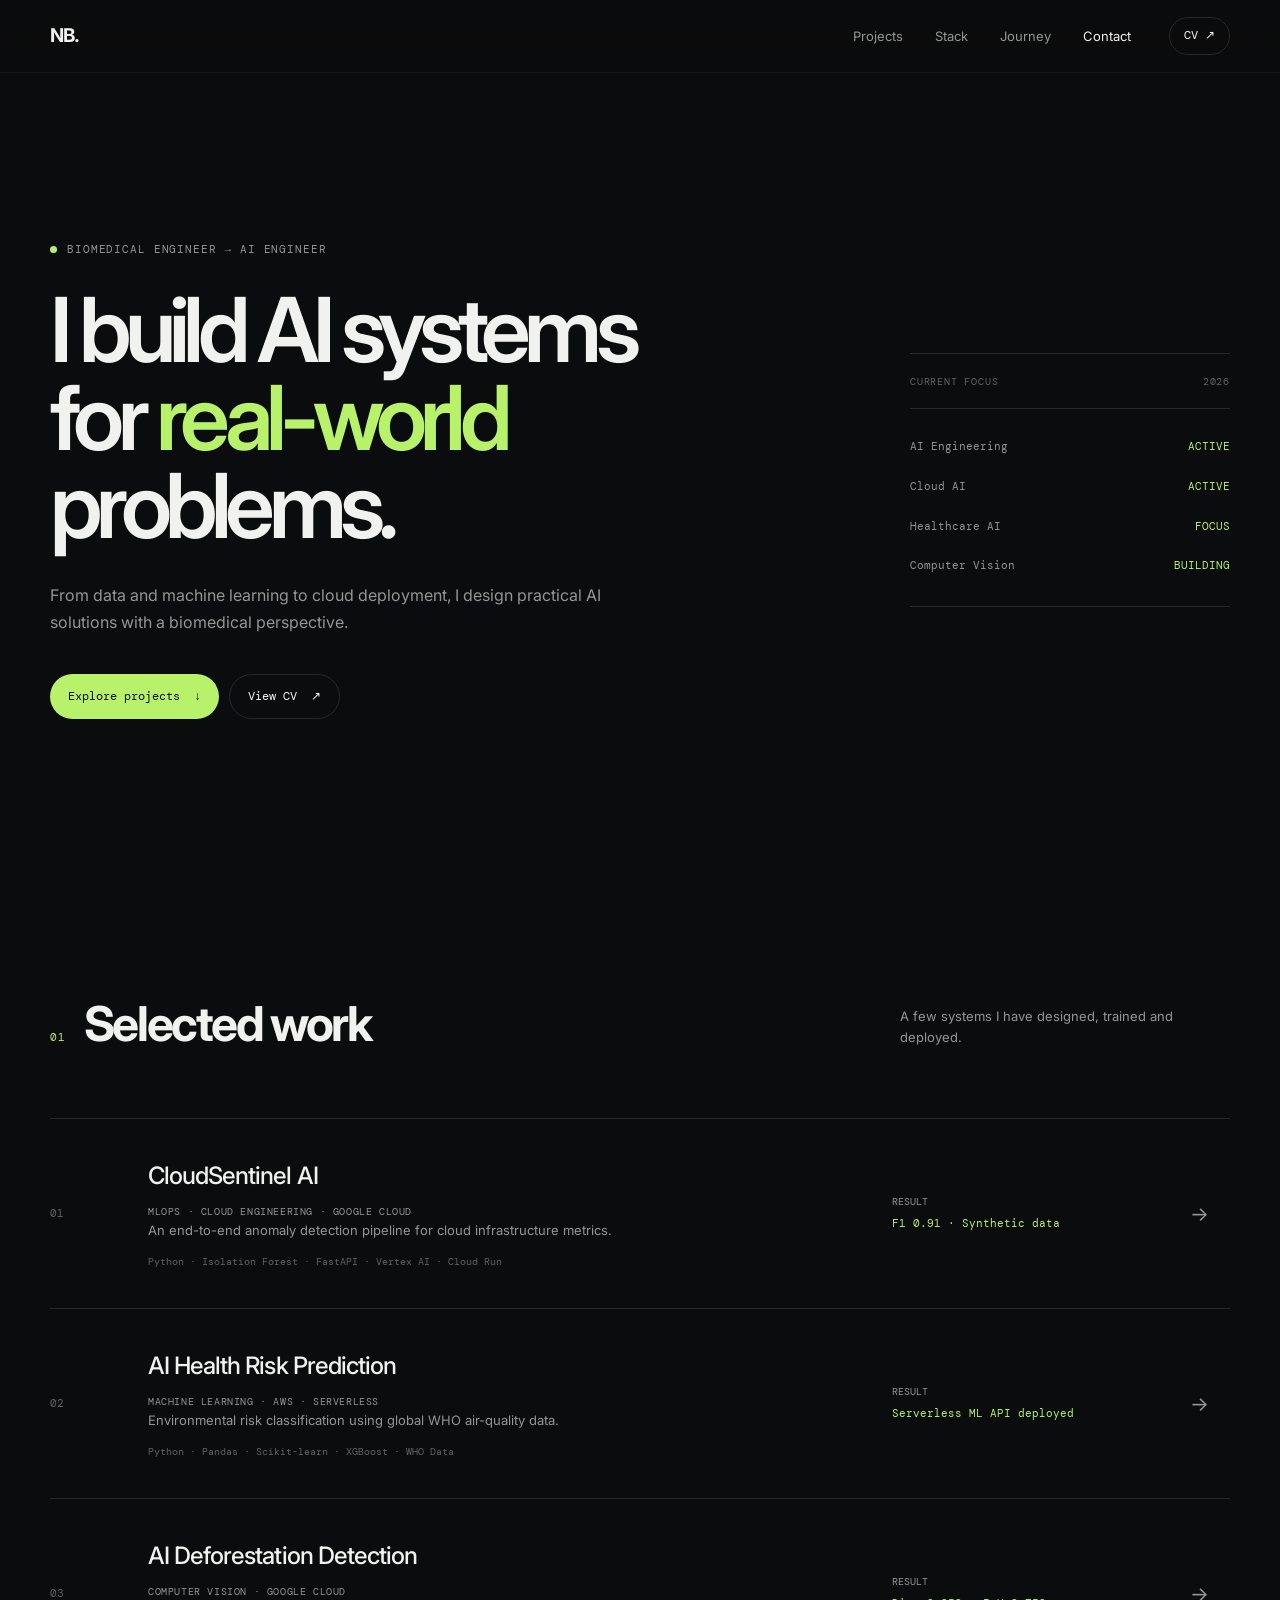
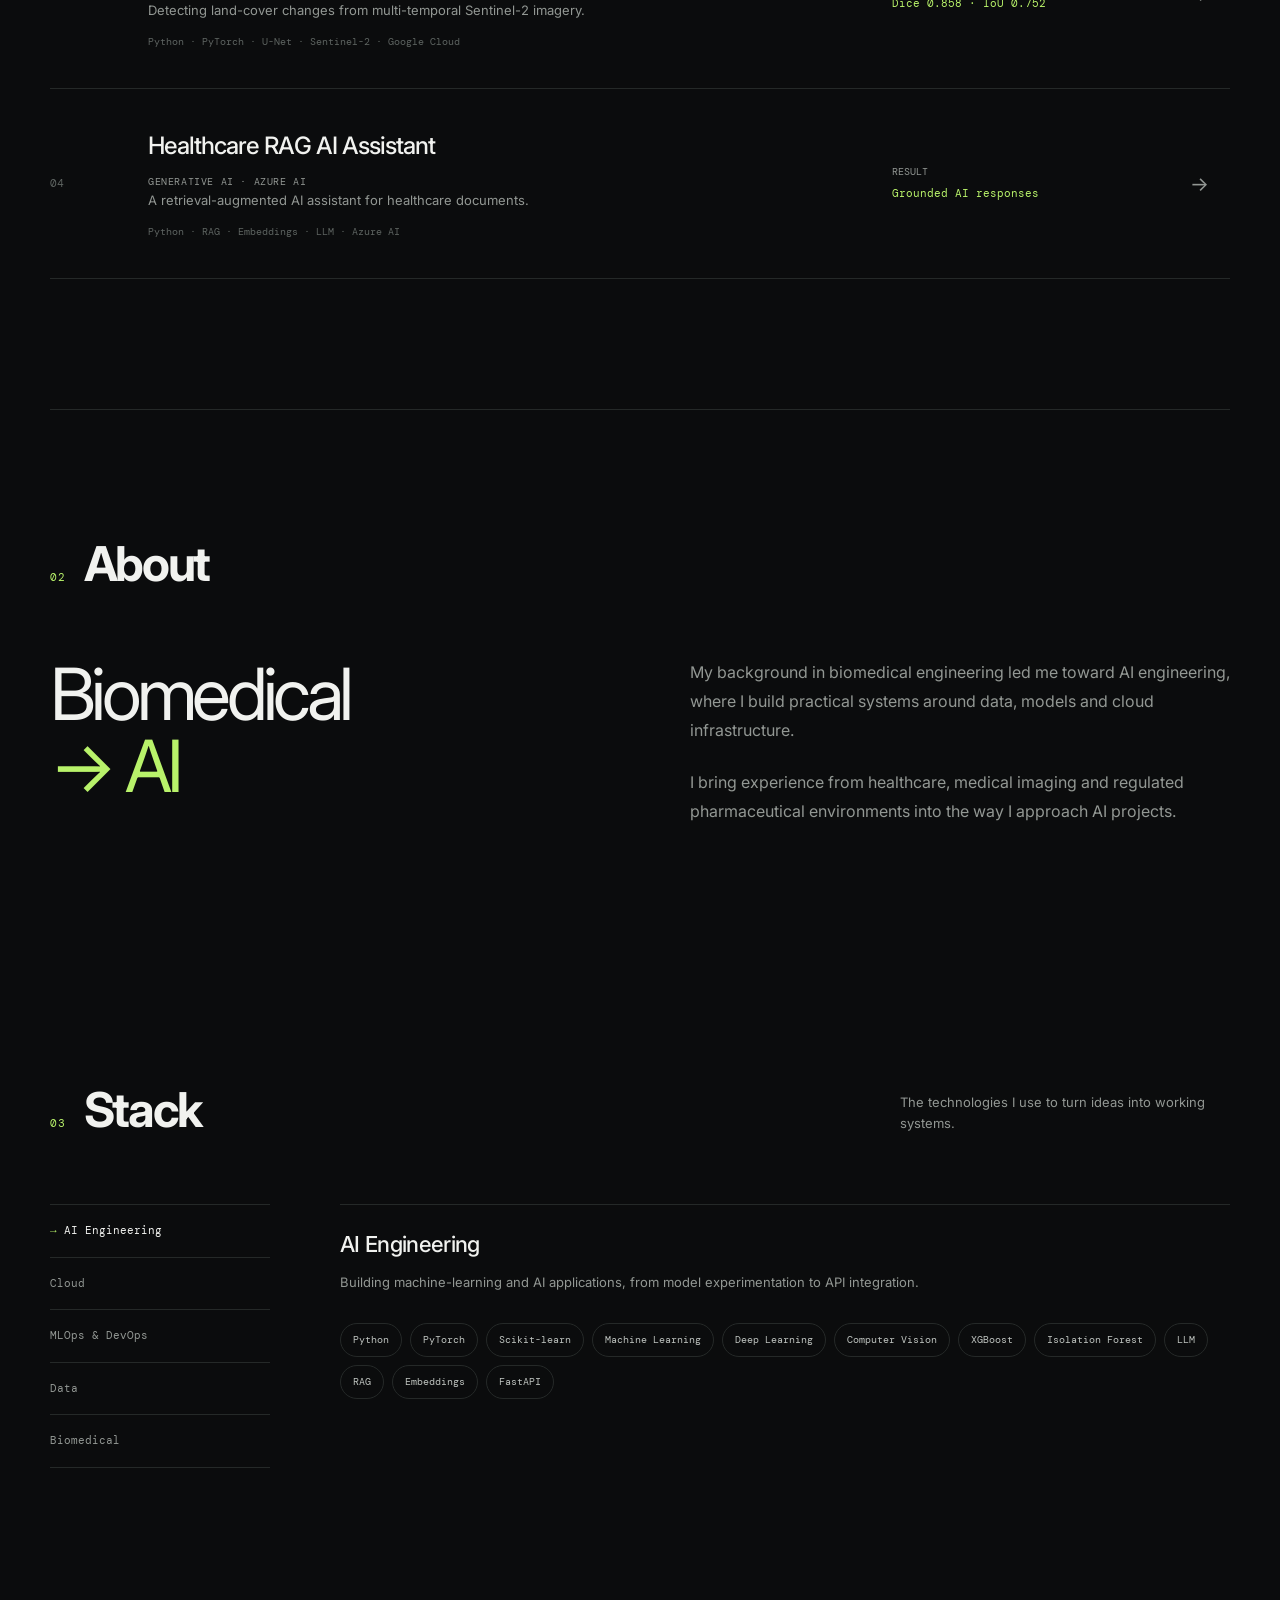
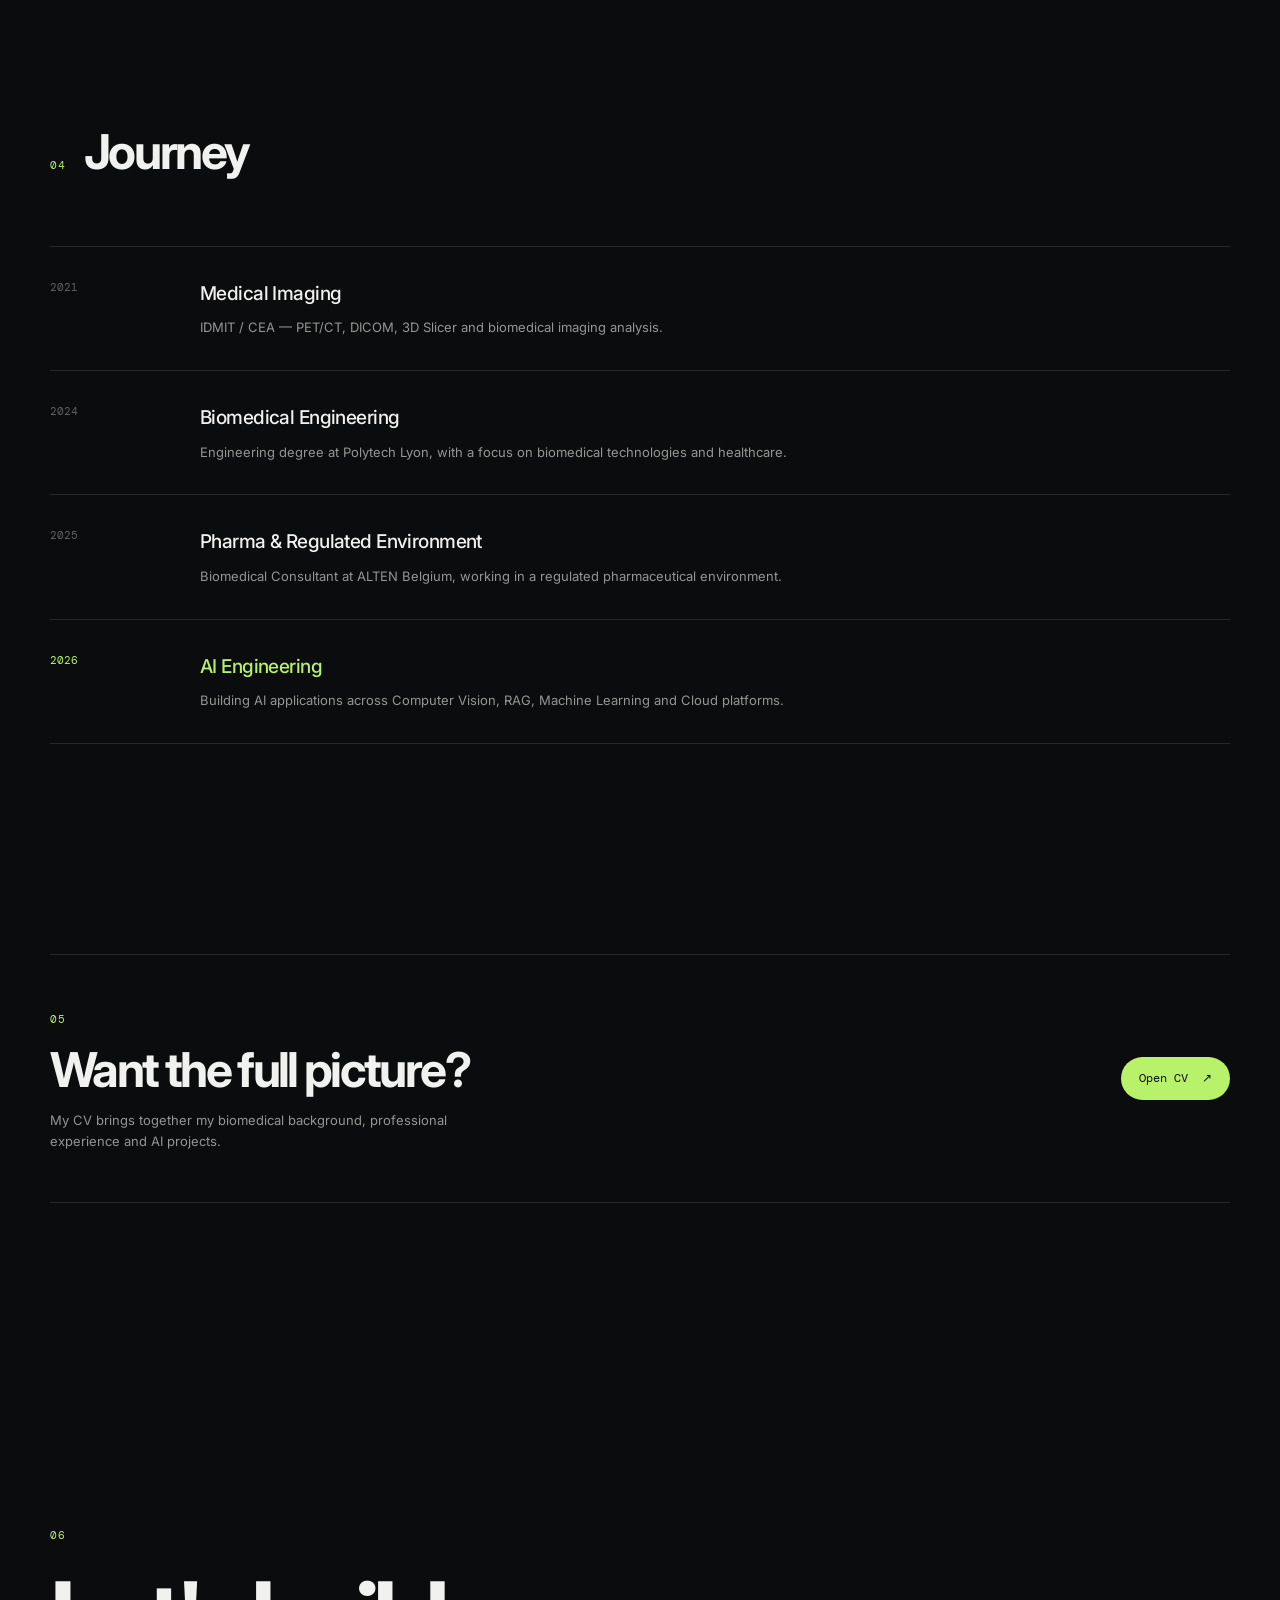
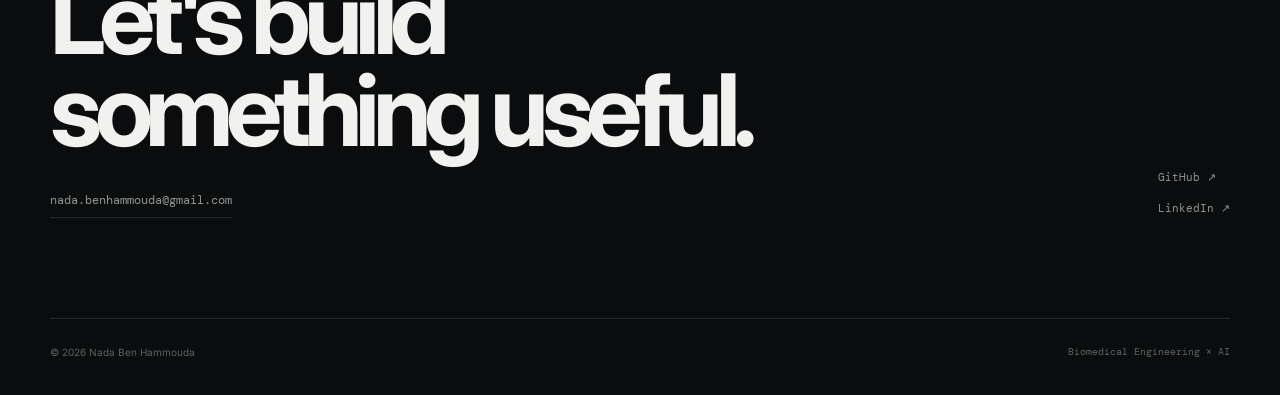
<file: index.html>
<!DOCTYPE html>
<html lang="en">
<head>
  <meta charset="UTF-8">
  <meta name="viewport" content="width=device-width, initial-scale=1.0">

  <title>Nada Ben Hammouda — AI Engineer</title>

  <meta
    name="description"
    content="Nada Ben Hammouda — Biomedical Engineer transitioning into AI Engineering. AI, Cloud, Computer Vision and Healthcare."
  >

  <link rel="preconnect" href="https://fonts.googleapis.com">
  <link rel="preconnect" href="https://fonts.gstatic.com" crossorigin>

  <link
    href="https://fonts.googleapis.com/css2?family=DM+Mono:wght@400;500&family=Inter:wght@400;500;600;700&display=swap"
    rel="stylesheet"
  >

  <link rel="stylesheet" href="style.css">
</head>

<body>

  <!-- NAVIGATION -->
  <header class="nav">
    <div class="nav-inner">

      <a href="#top" class="logo">NB.</a>

      <nav class="nav-links">
        <a href="#projects">Projects</a>
        <a href="#stack">Stack</a>
        <a href="#journey">Journey</a>
        <a href="#contact">Contact</a>
      </nav>

      <a
        href="assets/CV.pdf"
        target="_blank"
        class="nav-cv"
      >
        CV <span>↗</span>
      </a>

    </div>
  </header>


  <main id="top">

    <!-- HERO -->
    <section class="hero section">

      <div class="hero-content">

        <div class="eyebrow">
          <span class="status-dot"></span>
          Biomedical Engineer → AI Engineer
        </div>

        <h1>
          I build AI systems<br>
          for <em>real-world</em> problems.
        </h1>

        <p class="hero-text">
          From data and machine learning to cloud deployment,
          I design practical AI solutions with a biomedical perspective.
        </p>

        <div class="hero-actions">
          <a href="#projects" class="button button-primary">
            Explore projects <span>↓</span>
          </a>

          <a
            href="assets/CV.pdf"
            target="_blank"
            class="button button-secondary"
          >
            View CV <span>↗</span>
          </a>
        </div>

      </div>

      <div class="hero-side">

        <div class="system-card">

          <div class="system-top">
            <span>CURRENT FOCUS</span>
            <span class="mono">2026</span>
          </div>

          <div class="system-line"></div>

          <div class="system-row">
            <span>AI Engineering</span>
            <strong>ACTIVE</strong>
          </div>

          <div class="system-row">
            <span>Cloud AI</span>
            <strong>ACTIVE</strong>
          </div>

          <div class="system-row">
            <span>Healthcare AI</span>
            <strong>FOCUS</strong>
          </div>

          <div class="system-row">
            <span>Computer Vision</span>
            <strong>BUILDING</strong>
          </div>

        </div>

      </div>

    </section>


    <!-- SELECTED WORK -->
    <section id="projects" class="section projects-section">

      <div class="section-heading">

        <div>
          <span class="section-number">01</span>
          <h2>Selected work</h2>
        </div>

        <p>
          A few systems I have designed, trained and deployed.
        </p>

      </div>

      <div id="project-list" class="project-list"></div>

    </section>


    <!-- ABOUT -->
    <section id="about" class="section about-section">

      <div class="section-heading">

        <div>
          <span class="section-number">02</span>
          <h2>About</h2>
        </div>

      </div>

      <div class="about-grid">

        <div class="about-title">
          Biomedical<br>
          <span>→ AI</span>
        </div>

        <div class="about-copy">

          <p>
            My background in biomedical engineering led me toward
            AI engineering, where I build practical systems around
            data, models and cloud infrastructure.
          </p>

          <p>
            I bring experience from healthcare, medical imaging and
            regulated pharmaceutical environments into the way I
            approach AI projects.
          </p>

        </div>

      </div>

    </section>


    <!-- STACK -->
    <section id="stack" class="section stack-section">

      <div class="section-heading">

        <div>
          <span class="section-number">03</span>
          <h2>Stack</h2>
        </div>

        <p>
          The technologies I use to turn ideas into working systems.
        </p>

      </div>

      <div class="stack-layout">

        <div class="stack-tabs" id="stack-tabs"></div>

        <div class="stack-content" id="stack-content"></div>

      </div>

    </section>


    <!-- JOURNEY -->
    <section id="journey" class="section journey-section">

      <div class="section-heading">

        <div>
          <span class="section-number">04</span>
          <h2>Journey</h2>
        </div>

      </div>

      <div class="timeline">

        <div class="timeline-item">

          <span class="timeline-year">2021</span>

          <div>
            <h3>Medical Imaging</h3>
            <p>
              IDMIT / CEA — PET/CT, DICOM, 3D Slicer
              and biomedical imaging analysis.
            </p>
          </div>

        </div>


        <div class="timeline-item">

          <span class="timeline-year">2024</span>

          <div>
            <h3>Biomedical Engineering</h3>
            <p>
              Engineering degree at Polytech Lyon,
              with a focus on biomedical technologies and healthcare.
            </p>
          </div>

        </div>


        <div class="timeline-item">

          <span class="timeline-year">2025</span>

          <div>
            <h3>Pharma & Regulated Environment</h3>
            <p>
              Biomedical Consultant at ALTEN Belgium,
              working in a regulated pharmaceutical environment.
            </p>
          </div>

        </div>


        <div class="timeline-item active">

          <span class="timeline-year">2026</span>

          <div>
            <h3>AI Engineering</h3>
            <p>
              Building AI applications across Computer Vision,
              RAG, Machine Learning and Cloud platforms.
            </p>
          </div>

        </div>

      </div>

    </section>


    <!-- CV -->
    <section class="section cv-section">

      <div class="cv-card">

        <div>
          <span class="section-number">05</span>

          <h2>
            Want the full picture?
          </h2>

          <p>
            My CV brings together my biomedical background,
            professional experience and AI projects.
          </p>
        </div>

        <a
          href="assets/CV.pdf"
          target="_blank"
          class="button button-primary"
        >
          Open CV <span>↗</span>
        </a>

      </div>

    </section>


    <!-- CONTACT -->
    <section id="contact" class="section contact-section">

      <div class="contact-main">

        <span class="section-number">06</span>

        <h2>
          Let's build<br>
          something useful.
        </h2>

        <a
          href="mailto:nada.benhammouda@gmail.com"
          class="contact-email"
        >
          nada.benhammouda@gmail.com
        </a>

      </div>

      <div class="contact-links">

        <a
          href="https://github.com/nadabh98"
          target="_blank"
          rel="noopener"
        >
          GitHub <span>↗</span>
        </a>

        <a
          href="https://www.linkedin.com/in/nada-ben-hammouda-528a47165/"
          target="_blank"
          rel="noopener"
        >
          LinkedIn <span>↗</span>
        </a>

      </div>

    </section>

  </main>


  <!-- PROJECT MODAL -->
  <div id="project-modal" class="modal">

    <div class="modal-backdrop"></div>

    <div class="modal-window">

      <button id="modal-close" class="modal-close">
        ×
      </button>

      <div id="modal-content"></div>

    </div>

  </div>


  <footer class="footer">

    <span>© 2026 Nada Ben Hammouda</span>

    <span class="mono">
      Biomedical Engineering × AI
    </span>

  </footer>


  <script src="script.js"></script>

</body>
</html>
</file>
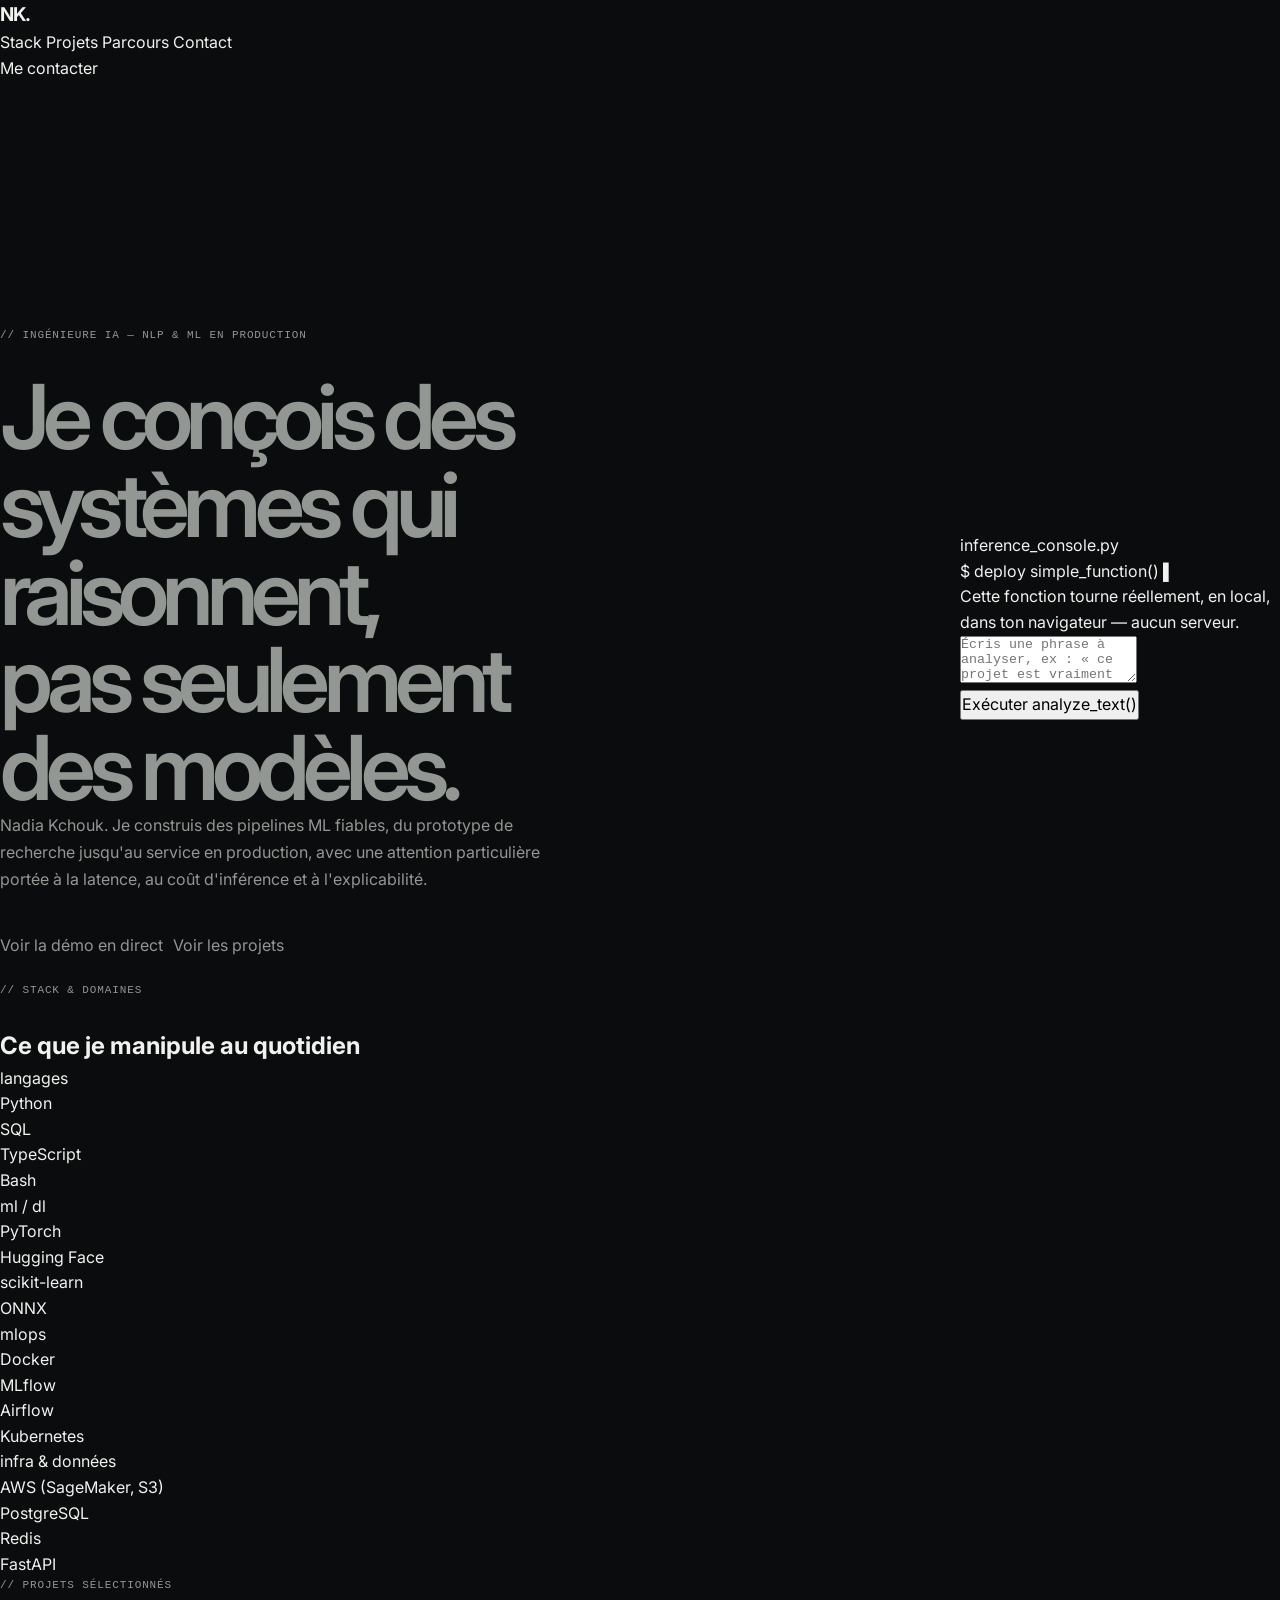
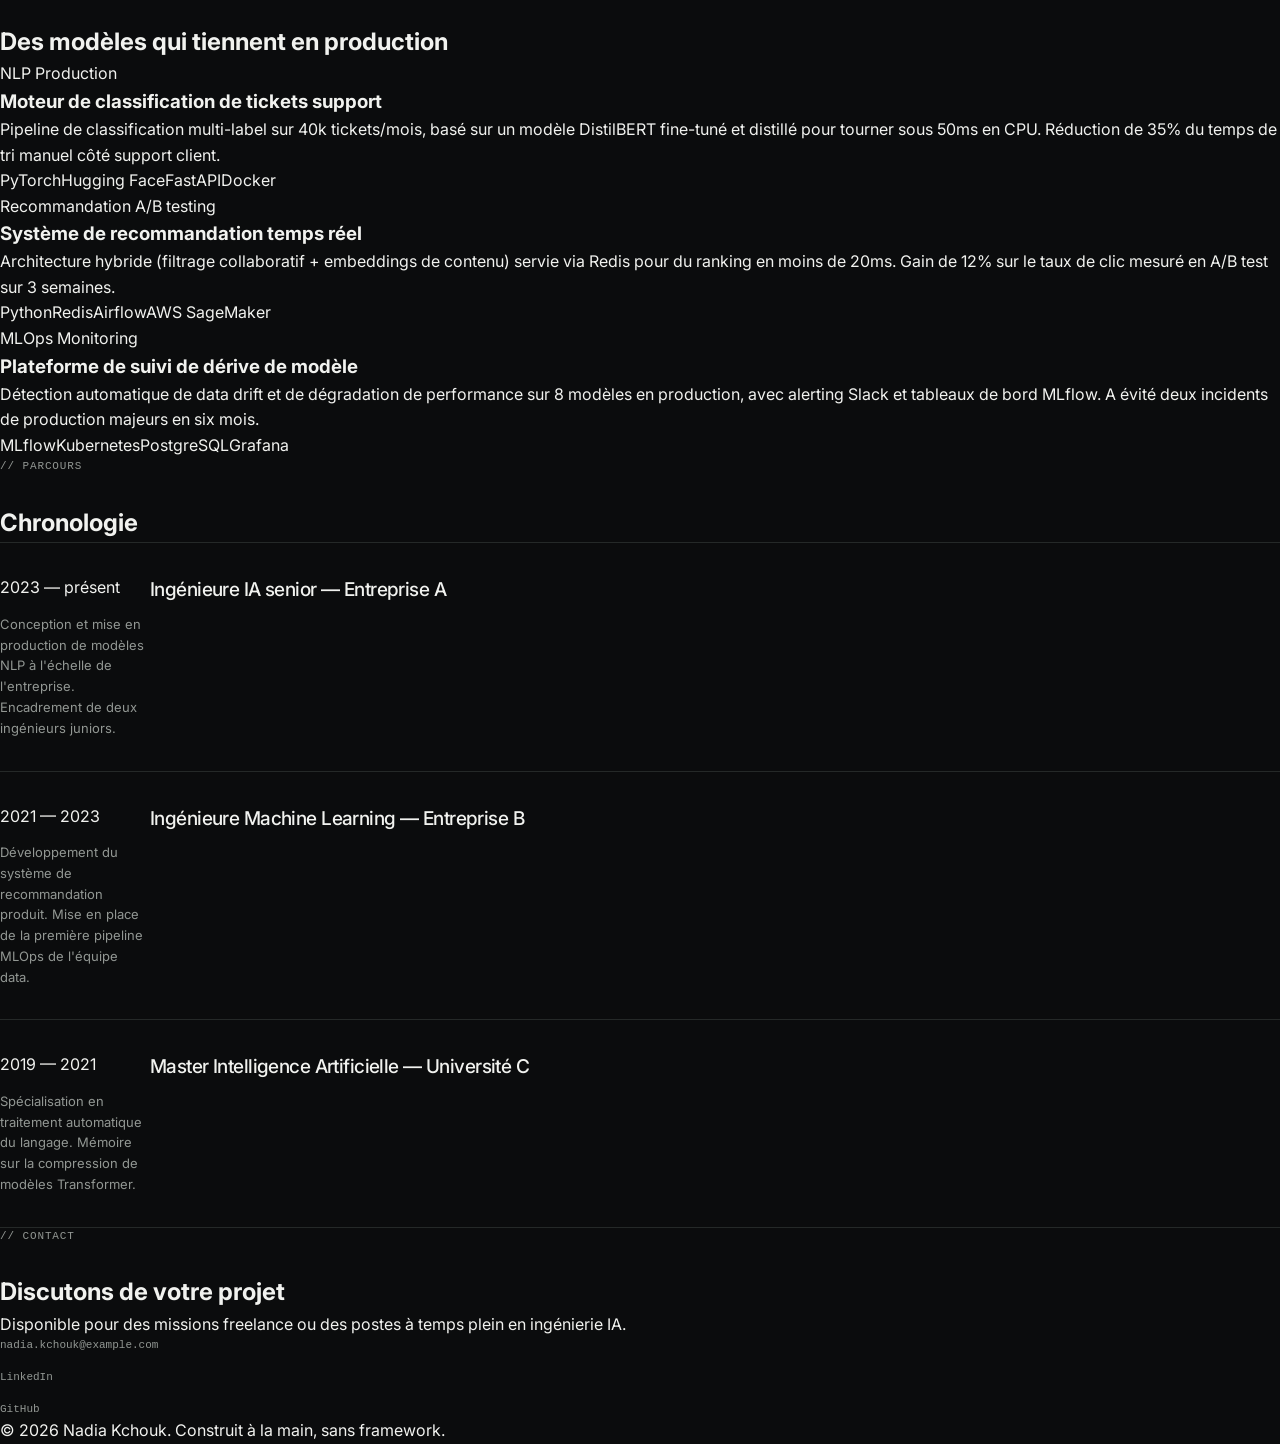
<file: index.v1.html>
<!DOCTYPE html>
<html lang="fr">
<head>
<meta charset="UTF-8">
<meta name="viewport" content="width=device-width, initial-scale=1.0">
<title>Nadia Kchouk — Ingénieure IA</title>
<meta name="description" content="Portfolio de Nadia Kchouk, ingénieure en intelligence artificielle — NLP, ML en production, systèmes de recommandation.">
<link rel="preconnect" href="https://fonts.googleapis.com">
<link rel="preconnect" href="https://fonts.gstatic.com" crossorigin>
<link href="https://fonts.googleapis.com/css2?family=Space+Grotesk:wght@400;500;600;700&family=Inter:wght@400;500;600&family=JetBrains+Mono:wght@400;500;600&display=swap" rel="stylesheet">
<link rel="stylesheet" href="style.css">
</head>
<body>

<div class="grain"></div>

<header class="topbar">
  <span class="logo">NK<span class="logo-dot">.</span></span>
  <nav>
    <a href="#stack">Stack</a>
    <a href="#projets">Projets</a>
    <a href="#parcours">Parcours</a>
    <a href="#contact">Contact</a>
  </nav>
  <a class="topbar-cta" href="#contact">Me contacter</a>
</header>

<main>

  <!-- ============ HERO ============ -->
  <section class="hero">
    <div class="hero-text">
      <p class="eyebrow">// ingénieure ia — nlp & ml en production</p>
      <h1>Je conçois des systèmes qui <span class="accent">raisonnent</span>,<br>pas seulement des modèles.</h1>
      <p class="hero-sub">
        Nadia Kchouk. Je construis des pipelines ML fiables, du prototype de recherche
        jusqu'au service en production, avec une attention particulière portée à la latence,
        au coût d'inférence et à l'explicabilité.
      </p>
      <div class="hero-actions">
        <a href="#console" class="btn btn-primary">Voir la démo en direct</a>
        <a href="#projets" class="btn btn-ghost">Voir les projets</a>
      </div>
    </div>

    <div class="hero-console" id="console">
      <div class="console-bar">
        <span class="dot"></span><span class="dot"></span><span class="dot"></span>
        <span class="console-title">inference_console.py</span>
      </div>
      <div class="console-body">
        <p class="console-line">$ deploy simple_function() <span class="cursor-blink">▌</span></p>
        <p class="console-hint">Cette fonction tourne réellement, en local, dans ton navigateur — aucun serveur.</p>
        <textarea id="console-input" rows="3" placeholder="Écris une phrase à analyser, ex : « ce projet est vraiment prometteur mais le délai m'inquiète un peu »"></textarea>
        <button id="console-run" class="btn btn-primary btn-console">Exécuter analyze_text()</button>
        <div id="console-output" class="console-output" aria-live="polite"></div>
      </div>
    </div>
  </section>

  <!-- ============ STACK ============ -->
  <section id="stack" class="stack">
    <p class="eyebrow">// stack & domaines</p>
    <h2>Ce que je manipule au quotidien</h2>

    <div class="stack-grid">
      <div class="stack-card">
        <span class="stack-label">langages</span>
        <ul><li>Python</li><li>SQL</li><li>TypeScript</li><li>Bash</li></ul>
      </div>
      <div class="stack-card">
        <span class="stack-label">ml / dl</span>
        <ul><li>PyTorch</li><li>Hugging Face</li><li>scikit-learn</li><li>ONNX</li></ul>
      </div>
      <div class="stack-card">
        <span class="stack-label">mlops</span>
        <ul><li>Docker</li><li>MLflow</li><li>Airflow</li><li>Kubernetes</li></ul>
      </div>
      <div class="stack-card">
        <span class="stack-label">infra & données</span>
        <ul><li>AWS (SageMaker, S3)</li><li>PostgreSQL</li><li>Redis</li><li>FastAPI</li></ul>
      </div>
    </div>
  </section>

  <!-- ============ PROJETS ============ -->
  <section id="projets" class="projets">
    <p class="eyebrow">// projets sélectionnés</p>
    <h2>Des modèles qui tiennent en production</h2>

    <div class="projet-list">

      <article class="projet">
        <div class="projet-meta">
          <span class="projet-tag">NLP</span>
          <span class="projet-tag">Production</span>
        </div>
        <h3>Moteur de classification de tickets support</h3>
        <p>
          Pipeline de classification multi-label sur 40k tickets/mois, basé sur un modèle
          DistilBERT fine-tuné et distillé pour tourner sous 50ms en CPU. Réduction de 35%
          du temps de tri manuel côté support client.
        </p>
        <div class="projet-tech">
          <span>PyTorch</span><span>Hugging Face</span><span>FastAPI</span><span>Docker</span>
        </div>
      </article>

      <article class="projet">
        <div class="projet-meta">
          <span class="projet-tag">Recommandation</span>
          <span class="projet-tag">A/B testing</span>
        </div>
        <h3>Système de recommandation temps réel</h3>
        <p>
          Architecture hybride (filtrage collaboratif + embeddings de contenu) servie via
          Redis pour du ranking en moins de 20ms. Gain de 12% sur le taux de clic mesuré
          en A/B test sur 3 semaines.
        </p>
        <div class="projet-tech">
          <span>Python</span><span>Redis</span><span>Airflow</span><span>AWS SageMaker</span>
        </div>
      </article>

      <article class="projet">
        <div class="projet-meta">
          <span class="projet-tag">MLOps</span>
          <span class="projet-tag">Monitoring</span>
        </div>
        <h3>Plateforme de suivi de dérive de modèle</h3>
        <p>
          Détection automatique de data drift et de dégradation de performance sur 8 modèles
          en production, avec alerting Slack et tableaux de bord MLflow. A évité deux
          incidents de production majeurs en six mois.
        </p>
        <div class="projet-tech">
          <span>MLflow</span><span>Kubernetes</span><span>PostgreSQL</span><span>Grafana</span>
        </div>
      </article>

    </div>
  </section>

  <!-- ============ PARCOURS ============ -->
  <section id="parcours" class="parcours">
    <p class="eyebrow">// parcours</p>
    <h2>Chronologie</h2>

    <div class="timeline">
      <div class="timeline-item">
        <span class="timeline-date">2023 — présent</span>
        <h3>Ingénieure IA senior — Entreprise A</h3>
        <p>Conception et mise en production de modèles NLP à l'échelle de l'entreprise. Encadrement de deux ingénieurs juniors.</p>
      </div>
      <div class="timeline-item">
        <span class="timeline-date">2021 — 2023</span>
        <h3>Ingénieure Machine Learning — Entreprise B</h3>
        <p>Développement du système de recommandation produit. Mise en place de la première pipeline MLOps de l'équipe data.</p>
      </div>
      <div class="timeline-item">
        <span class="timeline-date">2019 — 2021</span>
        <h3>Master Intelligence Artificielle — Université C</h3>
        <p>Spécialisation en traitement automatique du langage. Mémoire sur la compression de modèles Transformer.</p>
      </div>
    </div>
  </section>

  <!-- ============ CONTACT ============ -->
  <section id="contact" class="contact">
    <p class="eyebrow">// contact</p>
    <h2>Discutons de votre projet</h2>
    <p class="contact-sub">Disponible pour des missions freelance ou des postes à temps plein en ingénierie IA.</p>
    <div class="contact-links">
      <a href="mailto:nadia.kchouk@example.com">nadia.kchouk@example.com</a>
      <a href="https://linkedin.com/in/nadia-kchouk" target="_blank" rel="noopener">LinkedIn</a>
      <a href="https://github.com/nadia-kchouk" target="_blank" rel="noopener">GitHub</a>
    </div>
  </section>

</main>

<footer>
  <p>© 2026 Nadia Kchouk. Construit à la main, sans framework.</p>
</footer>

<script src="script.js"></script>
</body>
</html>
</file>
<file: style.css>
:root {
  --bg: #0b0c0d;
  --surface: #111314;
  --surface-2: #151718;

  --text: #f1f2ef;
  --muted: #929793;
  --dim: #5e6461;

  --line: #252928;
  --accent: #b8f26a;

  --max: 1180px;
  --radius: 14px;
}

* {
  box-sizing: border-box;
  margin: 0;
  padding: 0;
}

html {
  scroll-behavior: smooth;
}

body {
  background: var(--bg);
  color: var(--text);
  font-family: "Inter", sans-serif;
  line-height: 1.6;
  -webkit-font-smoothing: antialiased;
}

body::before {
  content: "";
  position: fixed;
  inset: 0;
  pointer-events: none;
  opacity: .035;

  background-image:
    linear-gradient(
      rgba(255,255,255,.2) 1px,
      transparent 1px
    ),
    linear-gradient(
      90deg,
      rgba(255,255,255,.2) 1px,
      transparent 1px
    );

  background-size: 80px 80px;
}

a {
  color: inherit;
  text-decoration: none;
}

button {
  font: inherit;
}

.mono,
.section-number,
.eyebrow,
.system-card,
.project-index,
.project-category,
.project-tools,
.timeline-year {
  font-family: "DM Mono", monospace;
}


/* =========================
   NAV
========================= */

.nav {
  position: fixed;
  z-index: 50;
  top: 0;
  width: 100%;

  background: rgba(11,12,13,.82);
  backdrop-filter: blur(16px);

  border-bottom: 1px solid rgba(255,255,255,.04);
}

.nav-inner {
  width: min(var(--max), calc(100% - 48px));
  height: 72px;
  margin: auto;

  display: flex;
  align-items: center;
  justify-content: space-between;
}

.logo {
  font-size: 19px;
  font-weight: 700;
  letter-spacing: -.05em;
}

.nav-links {
  display: flex;
  gap: 32px;
  margin-left: auto;
  margin-right: 38px;
}

.nav-links a {
  color: var(--muted);
  font-size: 13px;
  transition: color .2s ease;
}

.nav-links a:hover {
  color: var(--text);
}

.nav-cv {
  border: 1px solid var(--line);
  border-radius: 999px;

  padding: 8px 14px;

  font-size: 12px;
  font-family: "DM Mono", monospace;

  transition:
    border-color .2s ease,
    background .2s ease;
}

.nav-cv:hover {
  border-color: #454a47;
  background: var(--surface);
}


/* =========================
   GLOBAL
========================= */

.section {
  width: min(var(--max), calc(100% - 48px));
  margin: auto;
  padding: 130px 0;
}

.section-heading {
  display: flex;
  justify-content: space-between;
  align-items: end;

  margin-bottom: 70px;
}

.section-heading > div {
  display: flex;
  align-items: baseline;
  gap: 18px;
}

.section-number {
  color: var(--accent);
  font-size: 11px;
  letter-spacing: .08em;
}

.section-heading h2 {
  font-size: clamp(30px, 4vw, 48px);
  line-height: 1;
  letter-spacing: -.05em;
}

.section-heading p {
  width: 330px;
  color: var(--muted);
  font-size: 13px;
}


/* =========================
   HERO
========================= */

.hero {
  min-height: 100vh;
  padding-top: 190px;

  display: grid;
  grid-template-columns: 1fr 320px;
  align-items: center;
  gap: 100px;
}

.eyebrow {
  display: flex;
  align-items: center;
  gap: 10px;

  color: var(--muted);
  font-size: 11px;
  letter-spacing: .08em;
  text-transform: uppercase;

  margin-bottom: 28px;
}

.status-dot {
  width: 7px;
  height: 7px;

  background: var(--accent);
  border-radius: 50%;
}

.hero h1 {
  max-width: 850px;

  font-size: clamp(54px, 7vw, 96px);
  line-height: .98;
  letter-spacing: -.075em;
  font-weight: 600;
}

.hero h1 em {
  color: var(--accent);
  font-style: normal;
}

.hero-text {
  max-width: 570px;

  margin-top: 32px;

  color: var(--muted);
  font-size: 16px;
  line-height: 1.7;
}

.hero-actions {
  display: flex;
  gap: 10px;
  margin-top: 38px;
}

.button {
  display: inline-flex;
  align-items: center;
  gap: 14px;

  padding: 12px 18px;

  border-radius: 999px;

  font-size: 12px;
  font-family: "DM Mono", monospace;

  transition:
    transform .2s ease,
    background .2s ease,
    border-color .2s ease;
}

.button:hover {
  transform: translateY(-2px);
}

.button-primary {
  background: var(--accent);
  color: #10120e;
}

.button-secondary {
  border: 1px solid var(--line);
  color: var(--text);
}

.button-secondary:hover {
  background: var(--surface);
}

.hero-side {
  align-self: center;
}

.system-card {
  border-top: 1px solid var(--line);
  border-bottom: 1px solid var(--line);

  padding: 20px 0;
}

.system-top {
  display: flex;
  justify-content: space-between;

  color: var(--dim);
  font-size: 10px;
  letter-spacing: .08em;
}

.system-line {
  height: 1px;
  background: var(--line);
  margin: 18px 0;
}

.system-row {
  display: flex;
  justify-content: space-between;
  gap: 20px;

  padding: 11px 0;

  color: var(--muted);
  font-size: 11px;
}

.system-row strong {
  color: var(--accent);
  font-weight: 400;
}


/* =========================
   PROJECTS
========================= */

.projects-section {
  padding-top: 100px;
}

.project-list {
  border-top: 1px solid var(--line);
}

.project {
  display: grid;
  grid-template-columns: 70px 1fr 270px 40px;
  align-items: center;
  gap: 28px;

  min-height: 190px;

  border-bottom: 1px solid var(--line);

  cursor: pointer;

  transition:
    padding .3s ease,
    background .3s ease;
}

.project:hover {
  padding-left: 18px;
  padding-right: 18px;
  background: rgba(255,255,255,.015);
}

.project-index {
  color: var(--dim);
  font-size: 11px;
}

.project-main h3 {
  font-size: 24px;
  font-weight: 500;
  letter-spacing: -.04em;
}

.project-category {
  margin-top: 8px;

  color: var(--muted);
  font-size: 10px;
  text-transform: uppercase;
  letter-spacing: .06em;
}

.project-description {
  color: var(--muted);
  font-size: 13px;
  line-height: 1.6;
}

.project-tools {
  margin-top: 13px;

  color: var(--dim);
  font-size: 10px;
}

.project-result {
  display: flex;
  flex-direction: column;
  gap: 5px;

  color: var(--muted);
  font-family: "DM Mono", monospace;
  font-size: 10px;
}

.project-result strong {
  color: var(--accent);
  font-size: 11px;
  font-weight: 400;
}

.project-arrow {
  color: var(--muted);
  font-size: 20px;

  transition:
    color .2s ease,
    transform .2s ease;
}

.project:hover .project-arrow {
  color: var(--accent);
  transform: translateX(4px);
}


/* =========================
   ABOUT
========================= */

.about-section {
  border-top: 1px solid var(--line);
}

.about-grid {
  display: grid;
  grid-template-columns: 1fr 1fr;
  gap: 100px;
}

.about-title {
  font-size: clamp(44px, 6vw, 72px);
  line-height: 1;
  letter-spacing: -.065em;
}

.about-title span {
  color: var(--accent);
}

.about-copy {
  max-width: 570px;
}

.about-copy p {
  color: var(--muted);
  font-size: 16px;
  line-height: 1.8;
}

.about-copy p + p {
  margin-top: 24px;
}


/* =========================
   STACK
========================= */

.stack-layout {
  display: grid;
  grid-template-columns: 220px 1fr;
  gap: 70px;
}

.stack-tabs {
  display: flex;
  flex-direction: column;
  border-top: 1px solid var(--line);
}

.stack-tab {
  text-align: left;

  background: transparent;
  border: none;
  border-bottom: 1px solid var(--line);

  padding: 17px 0;

  color: var(--muted);
  cursor: pointer;

  font-family: "DM Mono", monospace;
  font-size: 11px;

  transition: color .2s ease;
}

.stack-tab:hover,
.stack-tab.active {
  color: var(--text);
}

.stack-tab.active::before {
  content: "→ ";
  color: var(--accent);
}

.stack-content {
  min-height: 250px;

  border-top: 1px solid var(--line);
  padding-top: 22px;
}

.stack-content h3 {
  font-size: 22px;
  font-weight: 500;
  letter-spacing: -.03em;
}

.stack-content p {
  max-width: 580px;
  margin-top: 10px;

  color: var(--muted);
  font-size: 13px;
}

.skill-list {
  display: flex;
  flex-wrap: wrap;
  gap: 8px;

  margin-top: 30px;
}

.skill {
  border: 1px solid var(--line);
  border-radius: 999px;

  padding: 8px 12px;

  color: #bfc4c0;

  font-family: "DM Mono", monospace;
  font-size: 10px;
}


/* =========================
   JOURNEY
========================= */

.timeline {
  border-top: 1px solid var(--line);
}

.timeline-item {
  display: grid;
  grid-template-columns: 150px 1fr;

  padding: 32px 0;

  border-bottom: 1px solid var(--line);
}

.timeline-year {
  color: var(--dim);
  font-size: 11px;
}

.timeline-item h3 {
  font-size: 19px;
  font-weight: 500;
  letter-spacing: -.03em;
}

.timeline-item p {
  max-width: 650px;

  margin-top: 8px;

  color: var(--muted);
  font-size: 13px;
}

.timeline-item.active .timeline-year,
.timeline-item.active h3 {
  color: var(--accent);
}


/* =========================
   CV
========================= */

.cv-section {
  padding-top: 80px;
}

.cv-card {
  display: flex;
  justify-content: space-between;
  align-items: center;
  gap: 50px;

  padding: 50px 0;

  border-top: 1px solid var(--line);
  border-bottom: 1px solid var(--line);
}

.cv-card h2 {
  margin-top: 16px;

  font-size: clamp(32px, 4vw, 48px);
  line-height: 1;
  letter-spacing: -.055em;
}

.cv-card p {
  max-width: 470px;
  margin-top: 16px;

  color: var(--muted);
  font-size: 13px;
}


/* =========================
   CONTACT
========================= */

.contact-section {
  min-height: 65vh;

  display: flex;
  justify-content: space-between;
  align-items: end;

  padding-bottom: 100px;
}

.contact-main h2 {
  margin-top: 25px;

  font-size: clamp(55px, 8vw, 100px);
  line-height: .92;
  letter-spacing: -.075em;
}

.contact-email {
  display: inline-block;

  margin-top: 35px;

  color: var(--muted);

  font-family: "DM Mono", monospace;
  font-size: 12px;

  border-bottom: 1px solid var(--line);

  padding-bottom: 7px;

  transition:
    color .2s ease,
    border-color .2s ease;
}

.contact-email:hover {
  color: var(--accent);
  border-color: var(--accent);
}

.contact-links {
  display: flex;
  flex-direction: column;
  gap: 14px;
}

.contact-links a {
  color: var(--muted);

  font-family: "DM Mono", monospace;
  font-size: 11px;

  transition: color .2s ease;
}

.contact-links a:hover {
  color: var(--accent);
}


/* =========================
   MODAL
========================= */

.modal {
  position: fixed;
  inset: 0;
  z-index: 100;

  display: none;
}

.modal.open {
  display: block;
}

.modal-backdrop {
  position: absolute;
  inset: 0;

  background: rgba(0,0,0,.75);
  backdrop-filter: blur(8px);
}

.modal-window {
  position: relative;
  z-index: 2;

  width: min(760px, calc(100% - 32px));
  max-height: calc(100vh - 60px);

  overflow-y: auto;

  margin: 30px auto;

  background: #111314;

  border: 1px solid var(--line);
  border-radius: var(--radius);

  padding: 48px;
}

.modal-close {
  position: absolute;
  top: 18px;
  right: 20px;

  border: none;
  background: transparent;

  color: var(--muted);

  font-size: 28px;

  cursor: pointer;
}

.modal-close:hover {
  color: var(--text);
}

.modal-number {
  color: var(--accent);

  font-family: "DM Mono", monospace;
  font-size: 11px;
}

.modal-window h2 {
  margin-top: 12px;

  font-size: clamp(32px, 5vw, 52px);
  line-height: 1;
  letter-spacing: -.055em;
}

.modal-category {
  margin-top: 13px;

  color: var(--muted);

  font-family: "DM Mono", monospace;
  font-size: 10px;
  text-transform: uppercase;
}

.modal-description {
  max-width: 620px;

  margin-top: 35px;

  color: #b6bbb7;

  font-size: 15px;
  line-height: 1.8;
}

.modal-meta {
  display: grid;
  grid-template-columns: 1fr 1fr;

  margin-top: 45px;

  border-top: 1px solid var(--line);
}

.modal-meta-block {
  padding: 20px 0;
  border-bottom: 1px solid var(--line);
}

.modal-meta-block:nth-child(odd) {
  margin-right: 25px;
}

.modal-meta-block:nth-child(even) {
  padding-left: 25px;
  border-left: 1px solid var(--line);
}

.modal-label {
  color: var(--dim);

  font-family: "DM Mono", monospace;
  font-size: 9px;
  text-transform: uppercase;
}

.modal-value {
  margin-top: 8px;

  color: var(--text);

  font-size: 13px;
}

.modal-tools {
  display: flex;
  flex-wrap: wrap;
  gap: 7px;

  margin-top: 10px;
}

.modal-tool {
  color: var(--muted);

  font-family: "DM Mono", monospace;
  font-size: 10px;
}

.modal-github {
  display: inline-flex;
  margin-top: 35px;
}


/* =========================
   FOOTER
========================= */

.footer {
  width: min(var(--max), calc(100% - 48px));
  margin: auto;

  display: flex;
  justify-content: space-between;

  padding: 25px 0 35px;

  border-top: 1px solid var(--line);

  color: var(--dim);

  font-size: 10px;
}


/* =========================
   RESPONSIVE
========================= */

@media (max-width: 850px) {

  .nav-inner {
    width: min(var(--max), calc(100% - 30px));
  }

  .nav-links {
    display: none;
  }

  .section {
    width: min(var(--max), calc(100% - 32px));
    padding: 90px 0;
  }

  .hero {
    min-height: auto;

    grid-template-columns: 1fr;

    gap: 60px;

    padding-top: 150px;
  }

  .hero-side {
    max-width: 420px;
  }

  .section-heading {
    display: block;
    margin-bottom: 45px;
  }

  .section-heading p {
    width: auto;
    margin-top: 20px;
  }

  .project {
    grid-template-columns: 45px 1fr 25px;
    gap: 15px;

    padding: 30px 0;
  }

  .project:hover {
    padding-left: 8px;
    padding-right: 8px;
  }

  .project-result {
    display: none;
  }

  .about-grid {
    grid-template-columns: 1fr;
    gap: 45px;
  }

  .stack-layout {
    grid-template-columns: 1fr;
    gap: 40px;
  }

  .stack-tabs {
    flex-direction: row;
    overflow-x: auto;
  }

  .stack-tab {
    flex: 0 0 auto;
    border-bottom: none;
    margin-right: 25px;
  }

  .stack-content {
    min-height: 220px;
  }

  .timeline-item {
    grid-template-columns: 80px 1fr;
  }

  .cv-card {
    display: block;
  }

  .cv-card .button {
    margin-top: 30px;
  }

  .contact-section {
    display: block;
    min-height: auto;
  }

  .contact-links {
    margin-top: 60px;
  }

  .modal-window {
    padding: 35px 25px;
  }

  .modal-meta {
    grid-template-columns: 1fr;
  }

  .modal-meta-block:nth-child(odd) {
    margin-right: 0;
  }

  .modal-meta-block:nth-child(even) {
    padding-left: 0;
    border-left: none;
  }

  .footer {
    display: block;
  }

  .footer .mono {
    display: block;
    margin-top: 8px;
  }
}


@media (max-width: 520px) {

  .hero h1 {
    font-size: 48px;
  }

  .hero-text {
    font-size: 14px;
  }

  .hero-actions {
    flex-wrap: wrap;
  }

  .project {
    grid-template-columns: 35px 1fr 20px;
  }

  .project-main h3 {
    font-size: 18px;
  }

  .project-description {
    font-size: 12px;
  }

  .project-tools {
    font-size: 9px;
  }

  .about-title {
    font-size: 48px;
  }

  .contact-main h2 {
    font-size: 55px;
  }
}


/* =========================
   REVEAL ANIMATION
========================= */

.reveal {
  opacity: 0;
  transform: translateY(18px);

  transition:
    opacity .7s ease,
    transform .7s ease;
}

.reveal.visible {
  opacity: 1;
  transform: translateY(0);
}
</file>
